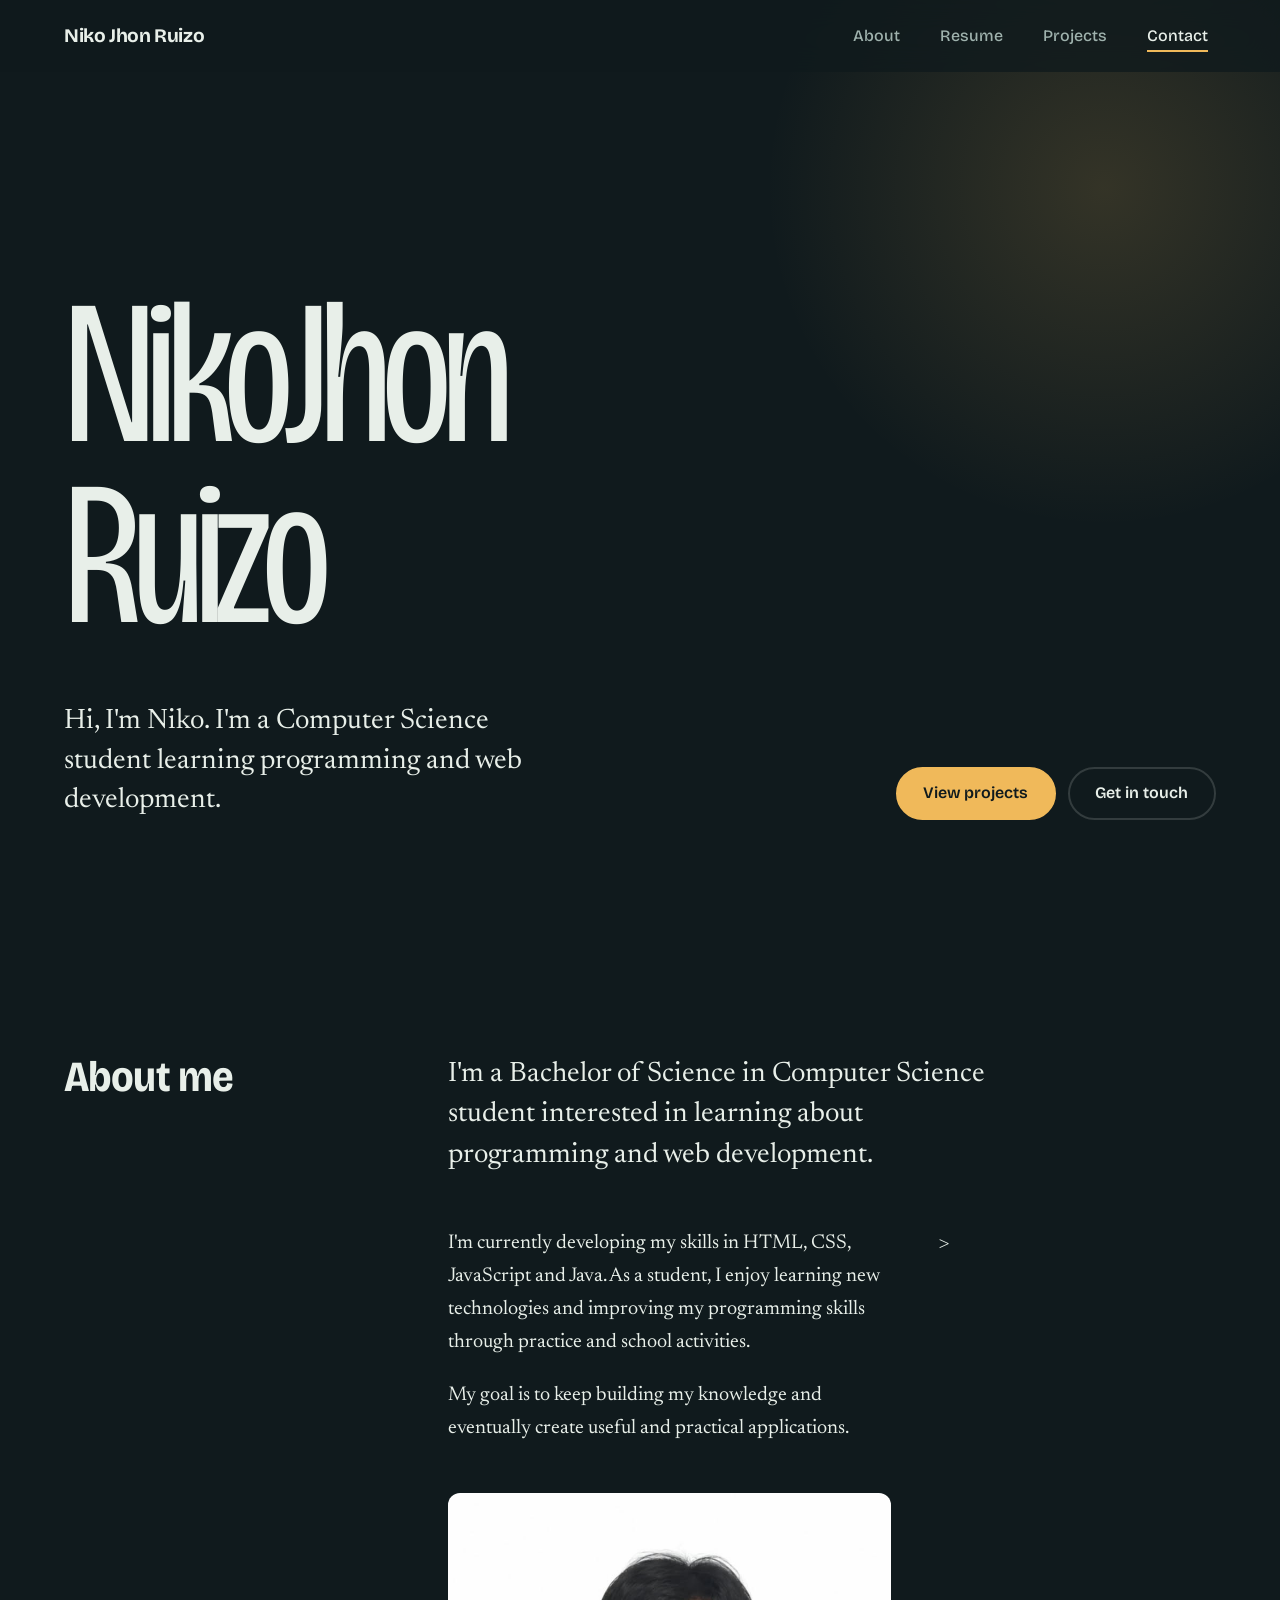
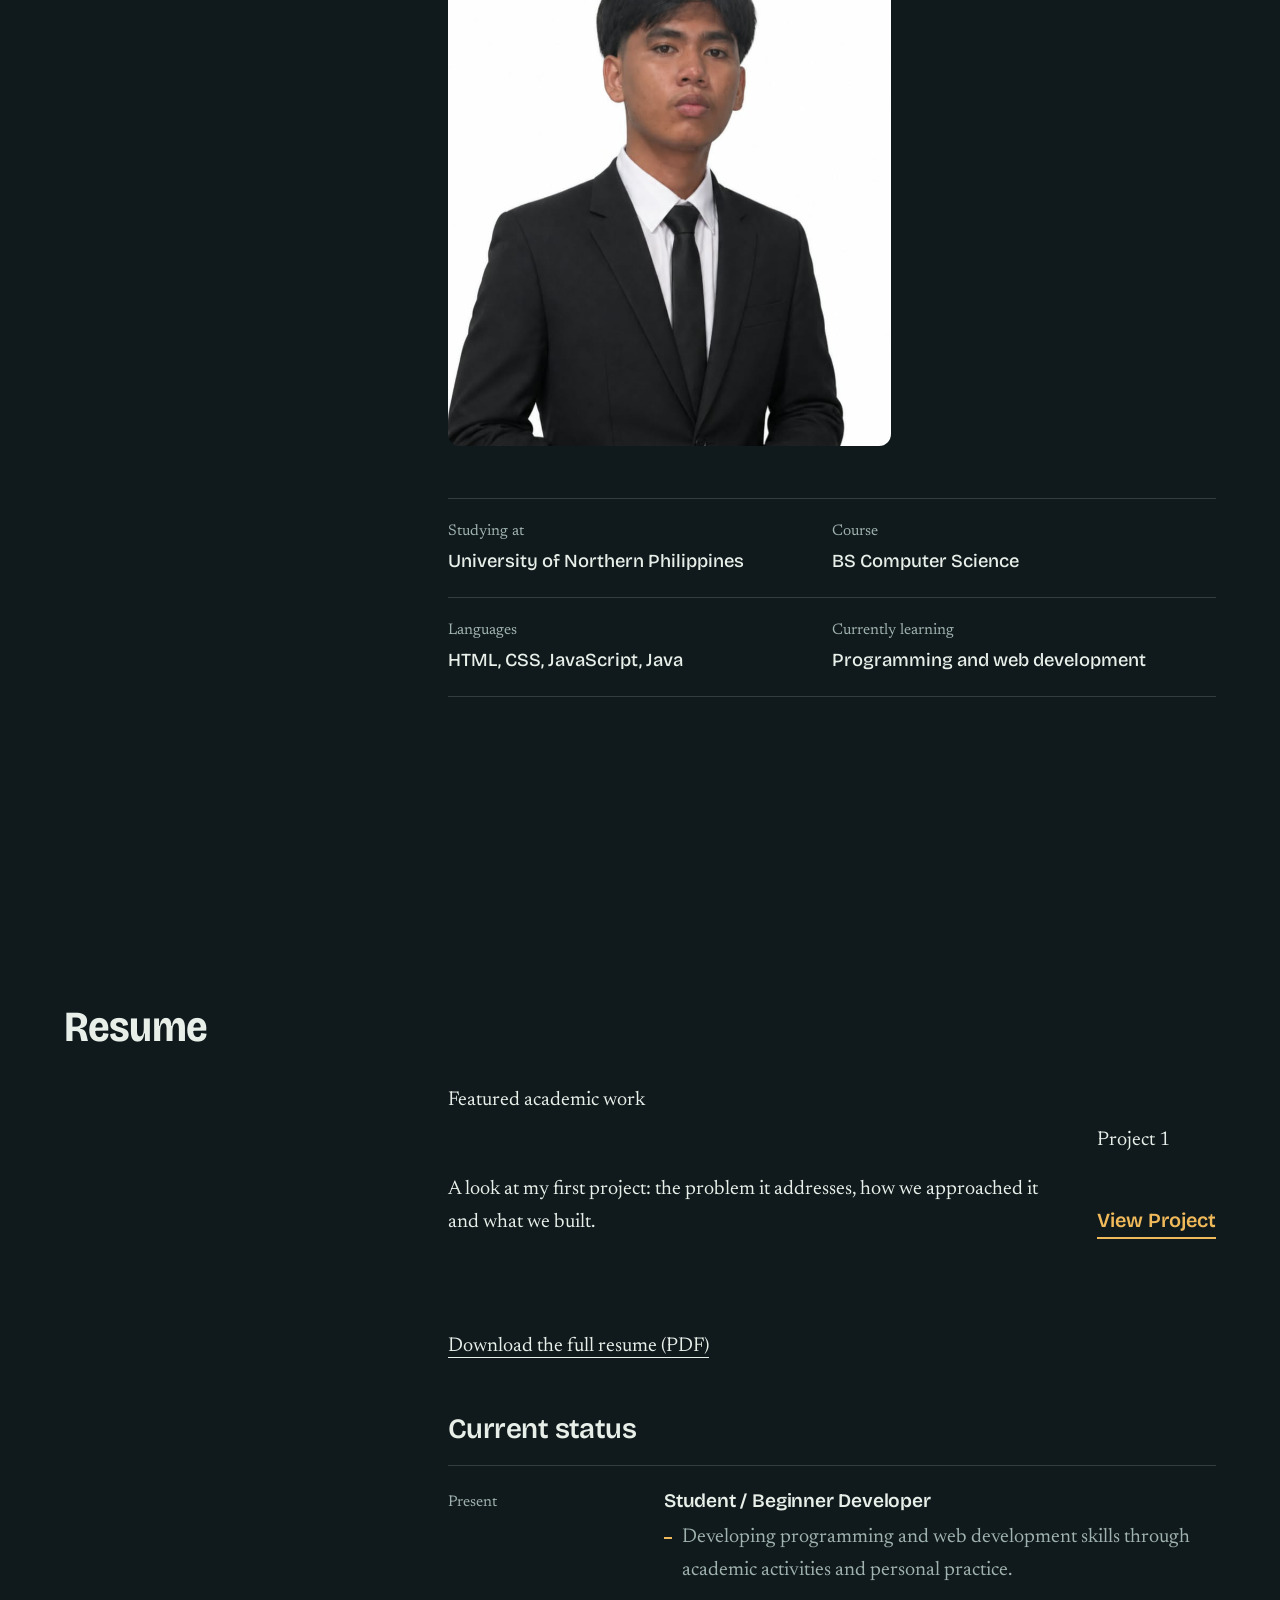
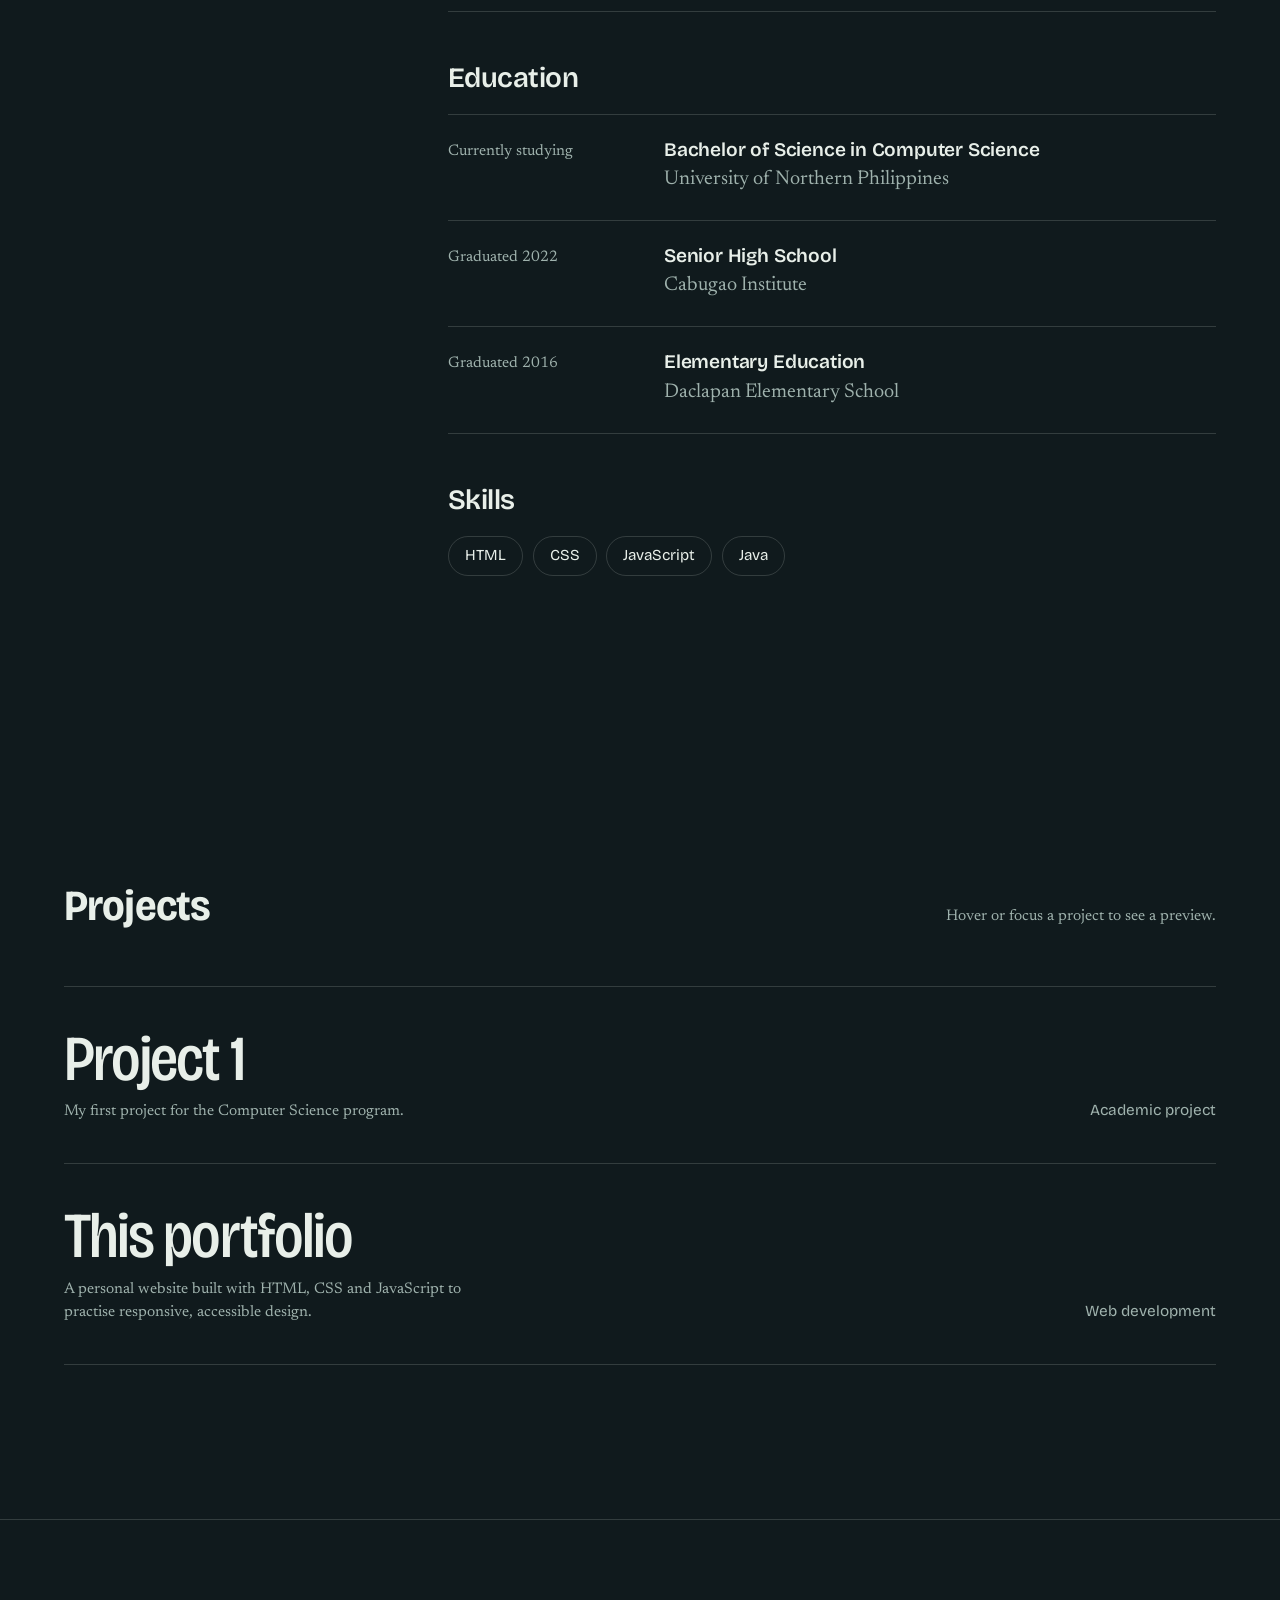
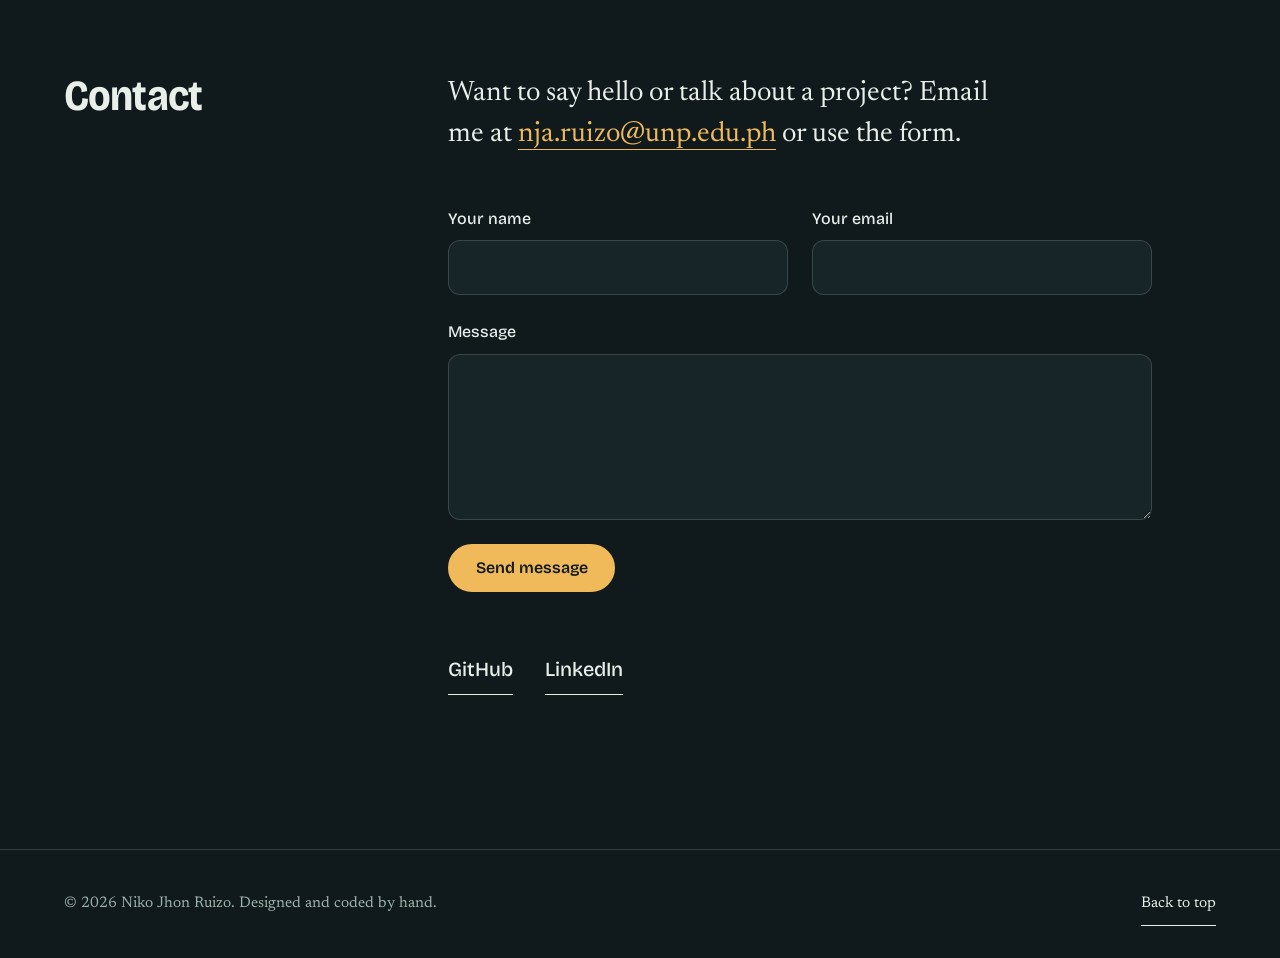
<file: index.html>
<!DOCTYPE html>
<html lang="en">
<head>
  <meta charset="utf-8">
  <meta name="viewport" content="width=device-width, initial-scale=1">

  <title>Niko Jhon Ruizo | Computer Science Student</title>
  <meta name="description" content="Portfolio of Niko Jhon Ruizo, a Computer Science student learning programming and web development with HTML, CSS, JavaScript and Java.">
  <meta name="theme-color" content="#101a1d">

  <!-- Adds a "js" class immediately so CSS only hides reveal-on-scroll
       content when JavaScript is actually available (progressive enhancement). -->
  <script>document.documentElement.classList.add('js');</script>

  <link rel="preconnect" href="https://fonts.googleapis.com">
  <link rel="preconnect" href="https://fonts.gstatic.com" crossorigin>
  <link href="https://fonts.googleapis.com/css2?family=Bricolage+Grotesque:opsz,wdth,wght@12..96,75..100,200..800&family=Newsreader:ital,opsz,wght@0,6..72,400..600;1,6..72,400&display=swap" rel="stylesheet">

  <link rel="stylesheet" href="index.css">
  <script src="index.js" defer></script>
</head>

<body>
  <a class="skip-link" href="#main">Skip to main content</a>

  <div class="progress" aria-hidden="true"></div>

  <!-- HEADER / NAV -->
  <header class="site-header" data-header>
    <div class="site-header__inner">
      <a class="brand" href="#hero" aria-label="Niko Jhon Ruizo, back to top">Niko Jhon Ruizo</a>

      <button class="nav-toggle" type="button" aria-expanded="false" aria-controls="primary-nav" data-nav-toggle>
        <span class="nav-toggle__label">Menu</span>
        <span class="nav-toggle__icon" aria-hidden="true"></span>
      </button>

      <nav class="site-nav" id="primary-nav" aria-label="Primary" data-nav>
        <ul class="site-nav__list">
          <li><a href="#about">About</a></li>
          <li><a href="#resume">Resume</a></li>
          <li><a href="#projects">Projects</a></li>
          <li><a href="#contact">Contact</a></li>
        </ul>
      </nav>
    </div>
  </header>

  <main id="main">

    <!-- ================================ HERO ================================ -->
    <section class="hero" id="hero" aria-labelledby="hero-title">
      <div class="container hero__inner">
        <h1 class="hero__title" id="hero-title" data-hero-title>
          <span class="hero__line" data-split>Niko Jhon</span>
          <span class="hero__line" data-split>Ruizo</span>
        </h1>

        <div class="hero__intro">
          <p class="hero__lede">
            Hi, I'm Niko. I'm a Computer Science student learning programming and web development.
          </p>
          <ul class="hero__actions">
            <li><a class="button button--solid" href="#projects">View projects</a></li>
            <li><a class="button button--ghost" href="#contact">Get in touch</a></li>
          </ul>
        </div>
      </div>
    </section>

    <!-- ================================ ABOUT ================================ -->
    <section class="section" id="about" aria-labelledby="about-title">
      <div class="container section__grid">
        <h2 class="section__title" id="about-title">About me</h2>

        <div class="section__body">
          <p class="lead reveal">
            I'm a Bachelor of Science in Computer Science student interested in learning about programming and web development.
          </p>

          <div class="about__columns">
            <div class="about__text">
              <p class="reveal">
                I'm currently developing my skills in HTML, CSS, JavaScript and Java. As a student, I enjoy
                learning new technologies and improving my programming skills through practice and school activities.
              </p>
              <p class="reveal">
                My goal is to keep building my knowledge and eventually create useful and practical applications.
              </p>
            </div>
>
            <figure class="portrait reveal">
            <img src="assets/ruizo.jpg.jpg" alt="Niko Jhon Ruizo smiling at the camera" width="800" height="1000">
            </figure>
          </div>

          <dl class="facts reveal">
            <div class="facts__item">
              <dt>Studying at</dt>
              <dd>University of Northern Philippines</dd>
            </div>
            <div class="facts__item">
              <dt>Course</dt>
              <dd>BS Computer Science</dd>
            </div>
            <div class="facts__item">
              <dt>Languages</dt>
              <dd>HTML, CSS, JavaScript, Java</dd>
            </div>
            <div class="facts__item">
              <dt>Currently learning</dt>
              <dd>Programming and web development</dd>
            </div>
          </dl>
        </div>
      </div>
    </section>

    <!-- ================================ RESUME ================================ -->
    <section class="section" id="resume" aria-labelledby="resume-title">
      <div class="container section__grid">
        <h2 class="section__title" id="resume-title">Resume</h2>

        <div class="section__body">
          <a class="project reveal" href="project/account.html">
            <span class="project">Featured academic work</span>
            <span class="project__title">Project 1</span>
            <span class="project__text">
              A look at my first project: the problem it addresses, how we approached it and what we built.
            </span>
            <span class="capstone__cta">View Project </span>
          </a>

          <p class="resume__download reveal">
            <a class="text-link" href="assets/Niko_Jhon_Ruizo_Resume.pdf" download>Download the full resume (PDF)</a>
          </p>
          <section class="resume-group reveal" aria-labelledby="status-title">
            <h3 class="resume-group__title" id="status-title">Current status</h3>
            <ol class="timeline">
              <li class="timeline__item">
                <p class="timeline__when">Present</p>
                <div class="timeline__what">
                  <h4>Student / Beginner Developer</h4>
                  <ul>
                    <li>Developing programming and web development skills through academic activities and personal practice.</li>
                  </ul>
                </div>
              </li>
            </ol>
          </section>

          <!-- Education -->
          <section class="resume-group reveal" aria-labelledby="edu-title">
            <h3 class="resume-group__title" id="edu-title">Education</h3>
            <ol class="timeline">
              <li class="timeline__item">
                <p class="timeline__when">Currently studying</p>
                <div class="timeline__what">
                  <h4>Bachelor of Science in Computer Science</h4>
                  <p class="timeline__org">University of Northern Philippines</p>
                </div>
              </li>
              <li class="timeline__item">
                <p class="timeline__when">Graduated <time datetime="2022">2022</time></p>
                <div class="timeline__what">
                  <h4>Senior High School</h4>
                  <p class="timeline__org">Cabugao Institute</p>
                </div>
              </li>
              <li class="timeline__item">
                <p class="timeline__when">Graduated <time datetime="2016">2016</time></p>
                <div class="timeline__what">
                  <h4>Elementary Education</h4>
                  <p class="timeline__org">Daclapan Elementary School</p>
                </div>
              </li>
            </ol>
          </section>

          <!-- Skills -->
          <section class="resume-group reveal" aria-labelledby="skills-title">
            <h3 class="resume-group__title" id="skills-title">Skills</h3>
            <ul class="chips">
              <li>HTML</li>
              <li>CSS</li>
              <li>JavaScript</li>
              <li>Java</li>
            </ul>
          </section>
        </div>
      </div>
    </section>

    <!-- ================================ PROJECTS ================================ -->
    <section class="section" id="projects" aria-labelledby="projects-title">
      <div class="container">
        <div class="section__head">
          <h2 class="section__title" id="projects-title">Projects</h2>
          <p class="section__note reveal">Hover or focus a project to see a preview.</p>
        </div>
        <ul class="project-list" data-project-list>
          <li class="reveal">
            <a class="project" href="project/account.html"
               data-color-a="#f0b95a" data-color-b="#d9663f" data-preview="Capstone 1">
              <span class="project__main">
                <span class="project__name">Project 1</span>
                <span class="project__desc">My first project for the Computer Science program.</span>
              </span>
              <span class="project__meta">
                <span>Academic project</span>
              </span>
            </a>
          </li>
          <li class="reveal">
            <a class="project" href="#hero"
               data-color-a="#7ad0c0" data-color-b="#2f6f8f" data-preview="Portfolio">
              <span class="project__main">
                <span class="project__name">This portfolio</span>
                <span class="project__desc">A personal website built with HTML, CSS and JavaScript to practise responsive, accessible design.</span>
              </span>
              <span class="project__meta">
                <span>Web development</span>
              </span>
            </a>
          </li>
        </ul>
        <div class="project-preview" aria-hidden="true" data-project-preview>
          <span class="project-preview__label" data-preview-label></span>
        </div>
      </div>
    </section>

    <!-- ================================ CONTACT ================================ -->
    <section class="section section--contact" id="contact" aria-labelledby="contact-title">
      <div class="container section__grid">
        <h2 class="section__title" id="contact-title">Contact</h2>

        <div class="section__body">
          <p class="lead reveal">
            Want to say hello or talk about a project? Email me at
            <a class="email-link" href="mailto: nja.ruizo@unp.edu.ph">nja.ruizo@unp.edu.ph</a>
            or use the form.
          </p>

          <form class="form reveal" id="contact-form" novalidate data-contact-form>
            <div class="field">
              <label for="name">Your name</label>
              <input id="name" name="name" type="text" autocomplete="name" required aria-describedby="name-error">
              <p class="field__error" id="name-error" hidden></p>
            </div>

            <div class="field">
              <label for="email">Your email</label>
              <input id="email" name="email" type="email" autocomplete="email" required aria-describedby="email-error">
              <p class="field__error" id="email-error" hidden></p>
            </div>

            <div class="field field--full">
              <label for="message">Message</label>
              <textarea id="message" name="message" rows="5" required aria-describedby="message-error"></textarea>
              <p class="field__error" id="message-error" hidden></p>
            </div>

            <div class="form__footer field--full">
              <button class="button button--solid" type="submit">Send message</button>
              <p class="form__status" id="form-status" role="status" aria-live="polite" data-form-status></p>
            </div>
          </form>

          <ul class="social reveal" aria-label="Find me elsewhere">
            <!-- EDIT: your profile links; delete any you don't use -->
            <li><a class="text-link" href="https://github.com/njaruizo-del" rel="noopener">GitHub</a></li>
            <li><a class="text-link" href="https://www.linkedin.com/in/niko-jhon-alameda-ruizo-0a74843a6/?isSelfProfile=true" rel="noopener">LinkedIn</a></li>
          </ul>
        </div>
      </div>
    </section>
  </main>

  <!-- ================================ FOOTER ================================ -->
  <footer class="site-footer">
    <div class="container site-footer__inner">
      <p>&copy; <span data-year>2026</span> Niko Jhon Ruizo. Designed and coded by hand.</p>
      <a class="text-link" href="#hero">Back to top</a>
    </div>
  </footer>
</body>
</html>
</file>
<file: index.css>
:root {
  /* Colour */
  --bg:         #101a1d;
  --surface:    #172529;
  --surface-2:  #1e3237;
  --text:       #e8efe9;
  --muted:      #9fb2ad;
  --accent:     #f0b95a;
  --accent-ink: #101a1d;
  --line:       rgba(232, 239, 233, 0.16);
  --error:      #ff9d8f;   /* ≈ 8:1 on --bg */
 

  --font-display: "Bricolage Grotesque", "Segoe UI", system-ui, -apple-system, sans-serif;
  --font-body:    "Newsreader", Georgia, "Times New Roman", serif;
 

  --step--1: clamp(0.9rem, 0.88rem + 0.1vw, 1rem);
  --step-0:  clamp(1.1rem, 1.05rem + 0.25vw, 1.25rem);
  --step-1:  clamp(1.35rem, 1.2rem + 0.75vw, 1.75rem);
  --step-2:  clamp(1.75rem, 1.4rem + 1.6vw, 2.75rem);
  --step-3:  clamp(2.25rem, 1.6rem + 3vw, 4.25rem);
 

  --gutter:   clamp(1.25rem, 5vw, 4rem);
  --maxw:     80rem;
  --header-h: 4.5rem;
  --space-section: clamp(5rem, 12vw, 10rem);
  --radius: 0.75rem;
 
  
  --ease: cubic-bezier(0.2, 0.7, 0.2, 1);
 

  color-scheme: dark;
}
 
 

*,
*::before,
*::after { box-sizing: border-box; }
 
html {
  scroll-behavior: smooth;
  scroll-padding-top: var(--header-h);   
  -webkit-text-size-adjust: 100%;
}
 
body {
  margin: 0;
  background: var(--bg);
  color: var(--text);
  font-family: var(--font-body);
  font-size: var(--step-0);
  line-height: 1.65;                      /* serif text gets slightly more leading */
  text-rendering: optimizeLegibility;
  -webkit-font-smoothing: antialiased;
}
 
h1, h2, h3, h4, p, ul, ol, dl, dd, figure { margin: 0; }
ul, ol { padding: 0; list-style: none; }
 
img, svg { display: block; max-width: 100%; }
 
a { color: inherit; }
 
p { max-width: 62ch; }                    
h1, h2, h3, h4 {
  font-family: var(--font-display);
  font-weight: 600;
  line-height: 1.1;
  letter-spacing: -0.02em;
}
 
::selection { background: var(--accent); color: var(--accent-ink); }
 
 
:focus-visible {
  outline: 3px solid var(--accent);
  outline-offset: 4px;
  border-radius: 2px;
}
 
/* Skip link: off-screen until focused */
.skip-link {
  position: fixed;
  top: 0.75rem;
  left: 0.75rem;
  z-index: 100;
  padding: 0.75rem 1.1rem;
  background: var(--accent);
  color: var(--accent-ink);
  font-family: var(--font-display);
  font-weight: 600;
  text-decoration: none;
  border-radius: var(--radius);
  transform: translateY(-200%);
  transition: transform 0.2s var(--ease);
}
.skip-link:focus { transform: none; }
 

.visually-hidden {
  position: absolute !important;
  width: 1px; height: 1px;
  margin: -1px; padding: 0;
  overflow: hidden;
  clip: rect(0 0 0 0);
  white-space: nowrap;
  border: 0;
}
 
 
/* ==========================================================================
   04. CUSTOM SCROLLBAR & PROGRESS BAR
   ========================================================================== */
 
/* Firefox + modern Chromium */
html { scrollbar-width: thin; scrollbar-color: var(--accent) var(--bg); }
 
/* WebKit fallback */
::-webkit-scrollbar { width: 12px; height: 12px; }
::-webkit-scrollbar-track { background: var(--bg); }
::-webkit-scrollbar-thumb {
  background: var(--surface-2);
  border: 3px solid var(--bg);
  border-radius: 999px;
}
::-webkit-scrollbar-thumb:hover { background: var(--accent); }
 
/* Page-scroll progress (width driven by --progress, set in script.js) */
.progress {
  position: fixed;
  inset: 0 0 auto 0;
  height: 3px;
  z-index: 60;
  background: var(--accent);
  transform-origin: left center;
  transform: scaleX(var(--progress, 0));
  pointer-events: none;
}
 
 
/* ==========================================================================
   05. LAYOUT PRIMITIVES
   ========================================================================== */
.container {
  width: 100%;
  max-width: var(--maxw);
  margin-inline: auto;
  padding-inline: var(--gutter);
}
 
.section { padding-block: var(--space-section); }
 
/* Heading on the left, content on the right (desktop) */
.section__grid {
  display: grid;
  grid-template-columns: minmax(0, 1fr) minmax(0, 2.4fr);
  gap: clamp(2rem, 5vw, 5rem);
  align-items: start;
}
 
.section__title {
  font-size: var(--step-2);
  font-weight: 700;
  font-stretch: 90%;
}
 
/* Only the left-column titles stick; keeps the heading in view while reading */
.section__grid > .section__title {
  position: sticky;
  top: calc(var(--header-h) + 1.5rem);
}
 
.section__head {
  display: flex;
  flex-wrap: wrap;
  align-items: baseline;
  justify-content: space-between;
  gap: 0.75rem 2rem;
  margin-bottom: clamp(2rem, 5vw, 3.5rem);
}
 
.section__note { color: var(--muted); font-size: var(--step--1); }
 
.section__body { display: grid; gap: clamp(2rem, 4vw, 3.5rem); }
 
.lead {
  font-size: var(--step-1);
  line-height: 1.45;
  max-width: 34ch;
  font-family: var(--font-body);
}
 
 
/* ==========================================================================
   06. BUTTONS & LINKS
   ========================================================================== */
.button {
  display: inline-flex;
  align-items: center;
  justify-content: center;
  min-height: 3rem;                       /* ≥ 44px touch target */
  padding: 0.7rem 1.6rem;
  font-family: var(--font-display);
  font-size: 1rem;
  font-weight: 600;
  text-decoration: none;
  border: 2px solid var(--accent);
  border-radius: 999px;
  cursor: pointer;
  transition: background-color 0.3s var(--ease), color 0.3s var(--ease), transform 0.3s var(--ease);
}
 
.button--solid { background: var(--accent); color: var(--accent-ink); }
.button--solid:hover { background: transparent; color: var(--accent); }
 
.button--ghost { background: transparent; color: var(--text); border-color: var(--line); }
.button--ghost:hover { border-color: var(--accent); color: var(--accent); }
 
.button:active { transform: scale(0.97); }
 
/* Underline that draws in from the left on hover/focus */
.text-link,
.email-link {
  color: var(--text);
  text-decoration: none;
  background-image: linear-gradient(currentColor, currentColor);
  background-repeat: no-repeat;
  background-position: 0 100%;
  background-size: 100% 1px;
  padding-bottom: 2px;
  transition: background-size 0.4s var(--ease), color 0.3s var(--ease);
}
.text-link:hover,
.email-link:hover { color: var(--accent); background-size: 100% 3px; }
 
.email-link { color: var(--accent); white-space: nowrap; }
 
 
/* ==========================================================================
   07. HEADER & NAVIGATION
   ========================================================================== */
.site-header {
  position: fixed;
  inset: 0 0 auto 0;
  z-index: 50;
  height: var(--header-h);
  transition: transform 0.45s var(--ease);
}
 
/* Hides on scroll-down, returns on scroll-up (toggled by script.js) */
.site-header.is-hidden { transform: translateY(-100%); }
 
/* Frosted background lives on a pseudo-element so backdrop-filter doesn't
   create a containing block that would break the fixed mobile menu. */
.site-header::before {
  content: "";
  position: absolute;
  inset: 0;
  background: rgba(16, 26, 29, 0.78);
  -webkit-backdrop-filter: blur(14px);
          backdrop-filter: blur(14px);
  border-bottom: 1px solid transparent;
  transition: border-color 0.3s var(--ease);
}
.site-header.is-scrolled::before { border-bottom-color: var(--line); }
 
.site-header__inner {
  position: relative;
  display: flex;
  align-items: center;
  justify-content: space-between;
  height: 100%;
  max-width: var(--maxw);
  margin-inline: auto;
  padding-inline: var(--gutter);
}
 
.brand {
  position: relative;
  z-index: 2;
  display: inline-flex;
  align-items: center;
  min-height: 2.75rem;
  font-family: var(--font-display);
  font-size: 1.2rem;
  font-weight: 700;
  letter-spacing: -0.02em;
  text-decoration: none;
}
 
.site-nav__list { display: flex; gap: clamp(0.5rem, 2vw, 1.5rem); }
 
.site-nav a {
  position: relative;
  display: inline-flex;
  align-items: center;
  min-height: 2.75rem;
  padding-inline: 0.5rem;
  font-family: var(--font-display);
  font-size: 1rem;
  font-weight: 500;
  color: var(--muted);
  text-decoration: none;
  transition: color 0.3s var(--ease);
}
 
/* Small bar under the current section's link */
.site-nav a::after {
  content: "";
  position: absolute;
  left: 0.5rem; right: 0.5rem; bottom: 0.35rem;
  height: 2px;
  background: var(--accent);
  transform: scaleX(0);
  transform-origin: left;
  transition: transform 0.4s var(--ease);
}
.site-nav a:hover,
.site-nav a[aria-current="location"] { color: var(--text); }
.site-nav a:hover::after,
.site-nav a[aria-current="location"]::after { transform: scaleX(1); }
 
/* Menu button only exists on small screens (see section 15) */
.nav-toggle {
  position: relative;
  z-index: 2;
  display: none;
  align-items: center;
  gap: 0.75rem;
  min-height: 2.75rem;
  padding: 0 0.25rem;
  background: none;
  border: 0;
  color: var(--text);
  font-family: var(--font-display);
  font-size: 1rem;
  font-weight: 600;
  cursor: pointer;
}
 
/* Two-line hamburger that turns into an X */
.nav-toggle__icon,
.nav-toggle__icon::before {
  display: block;
  width: 1.5rem;
  height: 2px;
  background: currentColor;
  transition: transform 0.35s var(--ease);
}
.nav-toggle__icon { position: relative; transform: translateY(-4px); }
.nav-toggle__icon::before { content: ""; position: absolute; top: 8px; left: 0; }
.nav-toggle[aria-expanded="true"] .nav-toggle__icon { transform: rotate(45deg); }
.nav-toggle[aria-expanded="true"] .nav-toggle__icon::before { transform: translateY(-8px) rotate(-90deg); }
 
 
/* ==========================================================================
   08. HERO
   The memorable moment: a huge variable-font name whose letters rise in on
   load, then swell in weight as the cursor passes (script.js sets --wght).
   ========================================================================== */
.hero {
  position: relative;
  display: flex;
  align-items: flex-end;
  min-height: 100svh;
  min-height: 100dvh;
  padding-top: calc(var(--header-h) + 2rem);
  padding-bottom: clamp(2.5rem, 7vw, 5rem);
  overflow: hidden;
}
 
/* Soft glow behind the name; purely decorative */
.hero::before {
  content: "";
  position: absolute;
  top: -20%; right: -15%;
  width: min(60vw, 46rem);
  aspect-ratio: 1;
  background: radial-gradient(circle, rgba(240, 185, 90, 0.16), transparent 65%);
  pointer-events: none;
}
 
.hero__inner { position: relative; display: grid; gap: clamp(2rem, 5vw, 4rem); }
 
.hero__title {
  /* Slight upward drift while scrolling away (--scroll set by script.js) */
  transform: translateY(calc(var(--scroll, 0) * -0.12px));
  font-size: clamp(3.5rem, 16vw, 15rem);
  font-weight: 400;
  font-stretch: 78%;                       /* condensed width = bigger letters per screen */
  line-height: 0.82;
  letter-spacing: -0.045em;
  text-transform: none;
}
 
.hero__line {
  display: block;
  overflow: hidden;                        /* letters rise out of a mask */
  padding-block: 0.06em 0.1em;
  margin-block: -0.06em -0.1em;
}
 
/* Letters created by script.js */
.char {
  display: inline-block;
  font-variation-settings: "wght" var(--wght, 320);
  transition: font-variation-settings 0.35s var(--ease);
}
 
/* Orchestrated load-in: letters rise one after another (only when JS is on) */
.js .char {
  animation: rise 1s var(--ease) both;
  animation-delay: calc(var(--i, 0) * 55ms + 150ms);
}
@keyframes rise {
  from { transform: translateY(105%); }
  to   { transform: none; }
}
 
.hero__intro {
  display: flex;
  flex-wrap: wrap;
  align-items: flex-end;
  justify-content: space-between;
  gap: 1.5rem 3rem;
}
 
.js .hero__intro { animation: fade-in 1s var(--ease) 0.9s both; }
@keyframes fade-in { from { opacity: 0; } to { opacity: 1; } }
 
.hero__lede { font-size: var(--step-1); line-height: 1.4; max-width: 30ch; }
 
.hero__actions { display: flex; flex-wrap: wrap; gap: 0.75rem; }
 
 
/* ==========================================================================
   09. ABOUT
   ========================================================================== */
.about__columns {
  display: grid;
  grid-template-columns: minmax(0, 1.6fr) minmax(0, 1fr);
  gap: clamp(1.5rem, 4vw, 3rem);
  align-items: start;
}
.about__text { display: grid; gap: 1.25rem; }
 
.portrait {
  aspect-ratio: 4 / 5;
  border-radius: var(--radius);
  overflow: hidden;
  background: var(--surface);
}
.portrait img { width: 100%; height: 100%; object-fit: cover; }
.portrait__placeholder {
  display: grid;
  place-items: center;
  width: 100%;
  height: 100%;
  background:
    radial-gradient(circle at 30% 20%, rgba(240, 185, 90, 0.35), transparent 55%),
    var(--surface-2);
  font-family: var(--font-display);
  font-size: clamp(3rem, 8vw, 5rem);
  font-weight: 300;
  font-stretch: 80%;
  color: var(--text);
}
 
.facts {
  display: grid;
  grid-template-columns: repeat(2, minmax(0, 1fr));
  border-top: 1px solid var(--line);
}
.facts__item { padding-block: 1.25rem; border-bottom: 1px solid var(--line); padding-right: 1rem; }
.facts dt { color: var(--muted); font-size: var(--step--1); }
.facts dd { font-family: var(--font-display); font-size: 1.15rem; font-weight: 500; margin-top: 0.15rem; }
 
 
/* ==========================================================================
   10. RESUME
   ========================================================================== */
 
/* Capstone Project 1 feature link */
.capstone {
  display: grid;
  gap: 0.6rem;
  padding: clamp(1.5rem, 3vw, 2.25rem);
  background: var(--surface);
  border: 1px solid var(--line);
  border-left: 4px solid var(--accent);    /* the accent edge marks this as the featured item */
  border-radius: var(--radius);
  text-decoration: none;
  transition: background-color 0.35s var(--ease), border-color 0.35s var(--ease), transform 0.35s var(--ease);
}
.capstone:hover { background: var(--surface-2); transform: translateX(6px); }
 
.capstone__kicker { font-size: var(--step--1); color: var(--muted); }
.capstone__title { font-family: var(--font-display); font-size: var(--step-1); font-weight: 600; line-height: 1.2; }
.capstone__text { color: var(--muted); max-width: 52ch; }
.capstone__cta {
  justify-self: start;
  margin-top: 0.4rem;
  font-family: var(--font-display);
  font-weight: 600;
  color: var(--accent);
  border-bottom: 2px solid currentColor;
}
 
.resume-group { display: grid; gap: 1.25rem; }
.resume-group__title { font-size: var(--step-1); font-weight: 600; }
 
/* Timeline: date column + details column */
.timeline { border-top: 1px solid var(--line); }
.timeline__item {
  display: grid;
  grid-template-columns: minmax(8rem, 1fr) minmax(0, 3fr);
  gap: 0.5rem 2rem;
  padding-block: 1.5rem;
  border-bottom: 1px solid var(--line);
}
.timeline__when { color: var(--muted); font-size: var(--step--1); }
.timeline__what h4 { font-size: 1.2rem; font-weight: 600; letter-spacing: -0.01em; }
.timeline__org { color: var(--muted); margin-top: 0.2rem; }
.timeline__what ul { margin-top: 0.6rem; display: grid; gap: 0.35rem; color: var(--muted); }
.timeline__what li { padding-left: 1.1rem; position: relative; }
.timeline__what li::before {
  content: "";
  position: absolute;
  left: 0; top: 0.8em;
  width: 0.5rem; height: 2px;
  background: var(--accent);
}
 
.chips { display: flex; flex-wrap: wrap; gap: 0.6rem; }
.chips li {
  padding: 0.4rem 1rem;
  font-family: var(--font-display);
  font-size: 0.95rem;
  border: 1px solid var(--line);
  border-radius: 999px;
  transition: border-color 0.3s var(--ease), color 0.3s var(--ease);
}
.chips li:hover { border-color: var(--accent); color: var(--accent); }
 
 
/* ==========================================================================
   11. PROJECTS
   Large list rows; hovering one dims the rest and shows a floating preview.
   ========================================================================== */
.project-list { border-top: 1px solid var(--line); }
.project-list li { border-bottom: 1px solid var(--line); }
 
.project {
  display: grid;
  grid-template-columns: minmax(0, 1fr) auto;
  gap: 1rem 2rem;
  align-items: end;
  padding-block: clamp(1.5rem, 3.5vw, 2.5rem);
  text-decoration: none;
  transition: opacity 0.35s var(--ease), padding-left 0.45s var(--ease);
}
 
.project__main { display: grid; gap: 0.6rem; }
 
.project__name {
  font-family: var(--font-display);
  font-size: var(--step-3);
  font-weight: 500;
  font-stretch: 85%;
  line-height: 1;
  letter-spacing: -0.03em;
  transition: color 0.35s var(--ease), font-variation-settings 0.45s var(--ease);
}
 
.project__desc { color: var(--muted); max-width: 46ch; font-size: var(--step--1); line-height: 1.5; }
 
.project__meta {
  display: grid;
  gap: 0.15rem;
  justify-items: end;
  text-align: right;
  color: var(--muted);
  font-family: var(--font-display);
  font-size: var(--step--1);
}
 
/* Hover + keyboard focus share the same treatment */
.project:hover,
.project:focus-visible { padding-left: 1rem; }
.project:hover .project__name,
.project:focus-visible .project__name { color: var(--accent); font-variation-settings: "wght" 700; }
 
/* Dim the other rows while one is active (class toggled by script.js) */
.project-list.has-active .project:not(.is-current) { opacity: 0.35; }
 
/* Floating preview card; positioned with transform by script.js.
   Only used on devices with a fine pointer; on touch the row text is enough. */
.project-preview {
  --a: #f0b95a;
  --b: #d9663f;
  position: fixed;
  top: 0; left: 0;
  z-index: 40;
  width: 19rem;
  aspect-ratio: 4 / 3;
  display: flex;
  align-items: flex-end;
  padding: 1.1rem;
  border-radius: var(--radius);
  background: linear-gradient(135deg, var(--a), var(--b));
  color: #101a1d;                          /* dark text, ≥ 4.5:1 on all preview gradients */
  opacity: 0;
  pointer-events: none;
  overflow: hidden;
  box-shadow: 0 1.5rem 3rem rgba(0, 0, 0, 0.45);
  transition: opacity 0.3s var(--ease), scale 0.4s var(--ease);
  scale: 0.9;
}
.project-preview.is-active { opacity: 1; scale: 1; }
 
/* Abstract shapes so the card feels designed even without real screenshots.
   EDIT: swap the gradient for a background-image per project if you have screenshots. */
.project-preview::before,
.project-preview::after {
  content: "";
  position: absolute;
  border-radius: 50%;
  background: rgba(255, 255, 255, 0.25);
}
.project-preview::before { width: 11rem; height: 11rem; top: -3rem; right: -2.5rem; }
.project-preview::after  { width: 5rem; height: 5rem; top: 4.5rem; left: 2rem; background: rgba(16, 26, 29, 0.14); }
 
.project-preview__label {
  position: relative;
  font-family: var(--font-display);
  font-size: 1.75rem;
  font-weight: 700;
  font-stretch: 85%;
  letter-spacing: -0.03em;
}
 
 
/* ==========================================================================
   12. CONTACT & FORM
   ========================================================================== */
.section--contact { border-top: 1px solid var(--line); }
 
.form {
  display: grid;
  grid-template-columns: repeat(2, minmax(0, 1fr));
  gap: 1.5rem;
  max-width: 44rem;
}
.field { display: grid; gap: 0.5rem; align-content: start; }
.field--full { grid-column: 1 / -1; }
 
.field label { font-family: var(--font-display); font-weight: 500; font-size: 1rem; }
 
.field input,
.field textarea {
  width: 100%;
  min-height: 3rem;
  padding: 0.8rem 1rem;
  background: var(--surface);
  color: var(--text);
  font: inherit;
  font-size: 1.05rem;
  border: 1px solid var(--line);
  border-radius: var(--radius);
  transition: border-color 0.3s var(--ease), background-color 0.3s var(--ease);
}
.field textarea { resize: vertical; min-height: 9rem; }
.field input:hover,
.field textarea:hover { border-color: var(--muted); }
 
/* Native outline is replaced by a clear, high-contrast border + ring */
.field input:focus-visible,
.field textarea:focus-visible {
  outline: 3px solid var(--accent);
  outline-offset: 2px;
  border-color: var(--accent);
}
 
/* Error state: colour AND text message (never colour alone, WCAG 1.4.1) */
.field [aria-invalid="true"] { border-color: var(--error); }
.field__error { color: var(--error); font-size: var(--step--1); }
 
.form__footer { display: flex; flex-wrap: wrap; align-items: center; gap: 1rem 1.5rem; }
.form__status { color: var(--muted); font-size: var(--step--1); }
 
.social { display: flex; flex-wrap: wrap; gap: 0.5rem 2rem; font-family: var(--font-display); font-weight: 500; }
.social a { display: inline-block; padding-block: 0.6rem; }   /* larger tap area */
 
 
/* ==========================================================================
   13. FOOTER
   ========================================================================== */
.site-footer { padding-block: 2rem; border-top: 1px solid var(--line); color: var(--muted); font-size: var(--step--1); }
.site-footer__inner { display: flex; flex-wrap: wrap; align-items: center; justify-content: space-between; gap: 1rem; }
.site-footer .text-link { color: var(--text); padding-block: 0.6rem; }
 
 
/* ==========================================================================
   14. SCROLL-REVEAL STATES
   Elements are only hidden when the "js" class exists, so content is never
   lost if scripts fail. script.js adds .is-visible as they enter the viewport.
   ========================================================================== */
.js .reveal {
  opacity: 0;
  transform: translateY(1.25rem);
  transition: opacity 0.8s var(--ease), transform 0.8s var(--ease);
  transition-delay: var(--delay, 0ms);
}
.js .reveal.is-visible { opacity: 1; transform: none; }
 
 
/* ==========================================================================
   15. RESPONSIVE ADJUSTMENTS
   ========================================================================== */
 
/* Tablet and below: stack section headings above content */
@media (max-width: 64em) {
  .section__grid { grid-template-columns: 1fr; }
  .section__grid > .section__title { position: static; }
  .lead { max-width: 40ch; }
}
 
/* Phones: full-screen menu, single-column layouts */
@media (max-width: 48em) {
  .nav-toggle { display: inline-flex; }
 
  /* Overlay menu. Hidden state uses visibility so links leave the tab order. */
  .site-nav {
    position: fixed;
    inset: 0;
    z-index: 1;
    display: flex;
    flex-direction: column;
    justify-content: center;
    padding: calc(var(--header-h) + 1rem) var(--gutter) 2rem;
    background: var(--bg);
    opacity: 0;
    visibility: hidden;
    transform: translateY(-1rem);
    transition: opacity 0.35s var(--ease), transform 0.35s var(--ease), visibility 0s linear 0.35s;
  }
  .site-nav.is-open {
    opacity: 1;
    visibility: visible;
    transform: none;
    transition-delay: 0s;
  }
  .site-nav__list { flex-direction: column; gap: 0.25rem; }
  .site-nav a {
    min-height: 3.5rem;
    font-size: clamp(2.25rem, 11vw, 3.5rem);
    font-weight: 600;
    color: var(--text);
  }
  .site-nav a::after { left: 0.5rem; right: auto; width: 2rem; bottom: 0.6rem; }
 
  .about__columns { grid-template-columns: 1fr; }
  .portrait { max-width: 18rem; }
 
  .timeline__item { grid-template-columns: 1fr; }
 
  /* Project rows stack; the preview card is not used on small screens */
  .project { grid-template-columns: 1fr; }
  .project__meta { justify-items: start; text-align: left; grid-auto-flow: column; gap: 1rem; }
  .project:hover,
  .project:focus-visible { padding-left: 0; }
  .project-preview { display: none; }
}
 
@media (max-width: 36em) {
  .facts { grid-template-columns: 1fr; }
  .form { grid-template-columns: 1fr; }
  .hero__actions .button { flex: 1 1 auto; }
}
 
/* Touch devices: no hover, so don't dim rows or shift on tap */
@media (hover: none) {
  .project:hover { padding-left: 0; }
  .capstone:hover { transform: none; }
  .project-preview { display: none; }
}
 
 
/* ==========================================================================
   16. REDUCED MOTION
   Honours the operating-system "reduce motion" setting (WCAG 2.3.3).
   ========================================================================== */
@media (prefers-reduced-motion: reduce) {
  html { scroll-behavior: auto; }
 
  *,
  *::before,
  *::after {
    animation-duration: 0.01ms !important;
    animation-delay: 0ms !important;
    animation-iteration-count: 1 !important;
    transition-duration: 0.01ms !important;
    transition-delay: 0ms !important;
  }
 
  .js .reveal { opacity: 1; transform: none; }
  .hero__title { transform: none; }
  .progress { display: none; }
}
</file>
